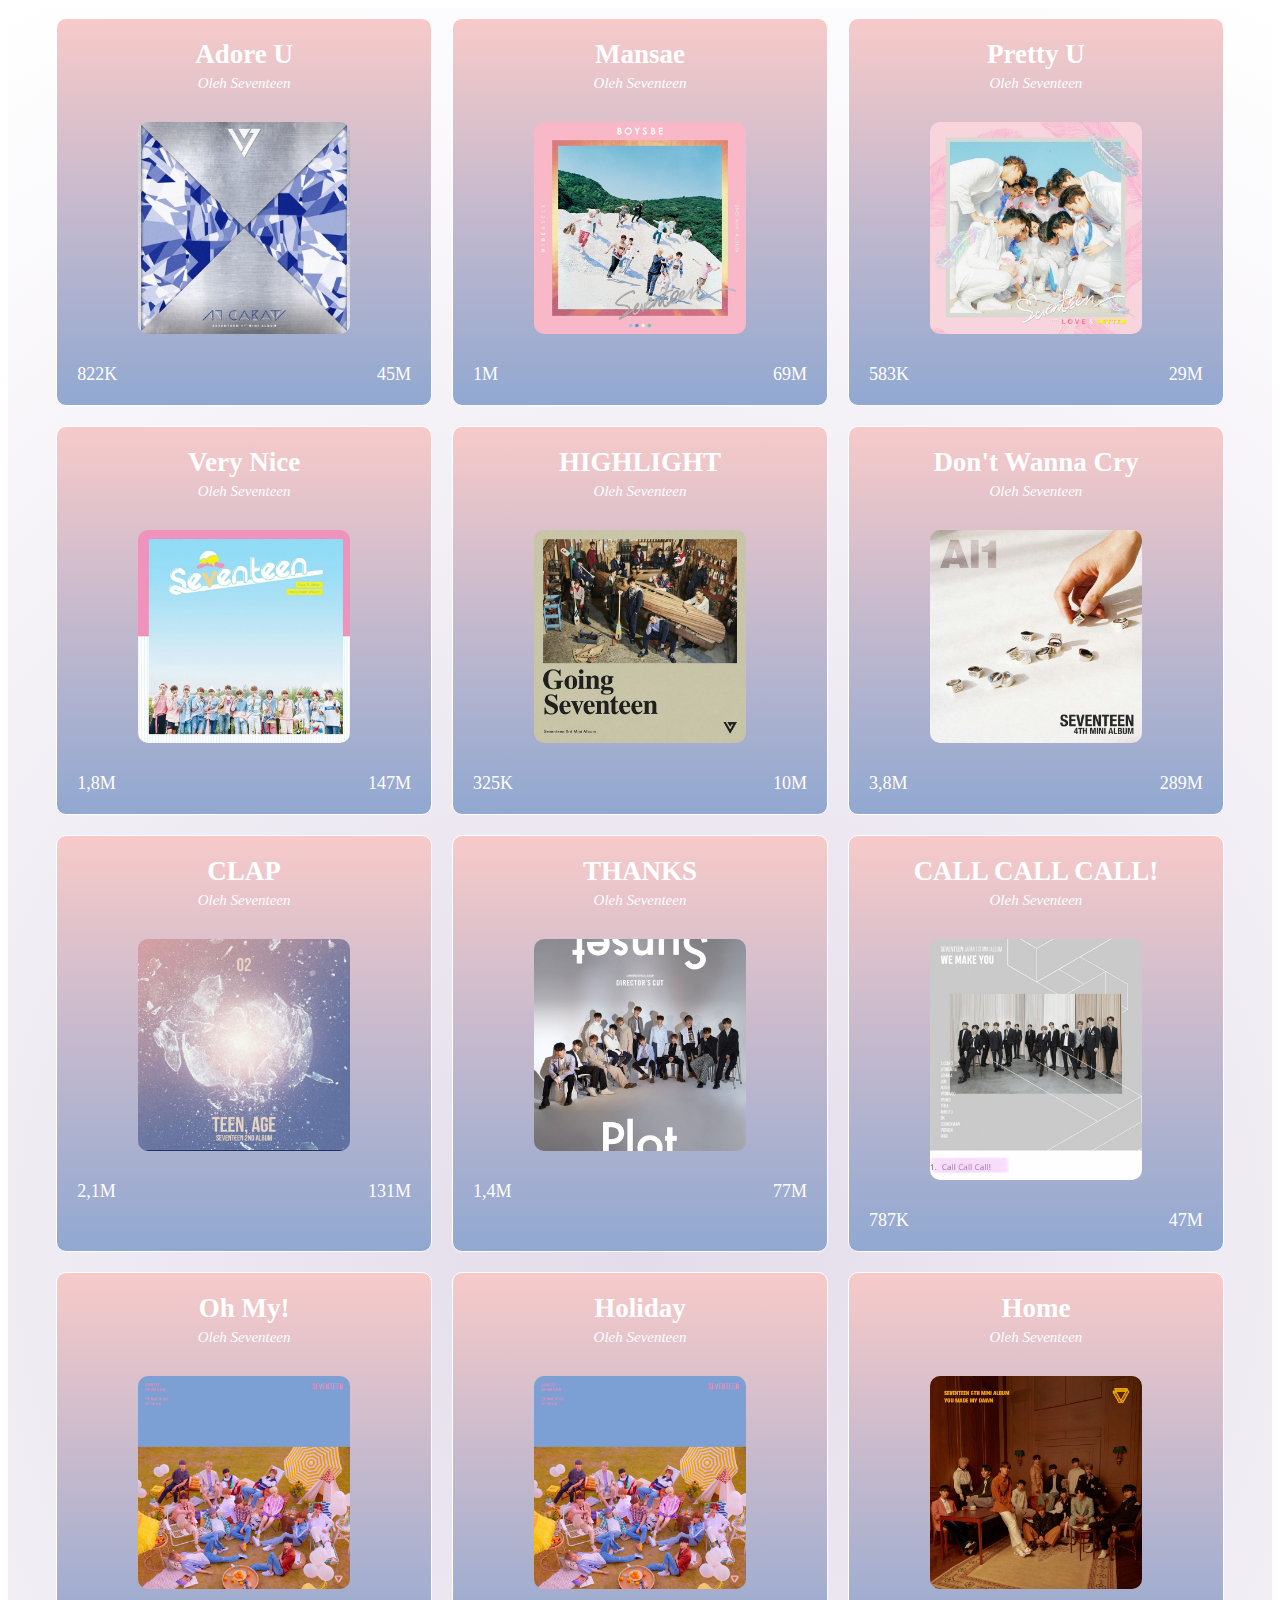
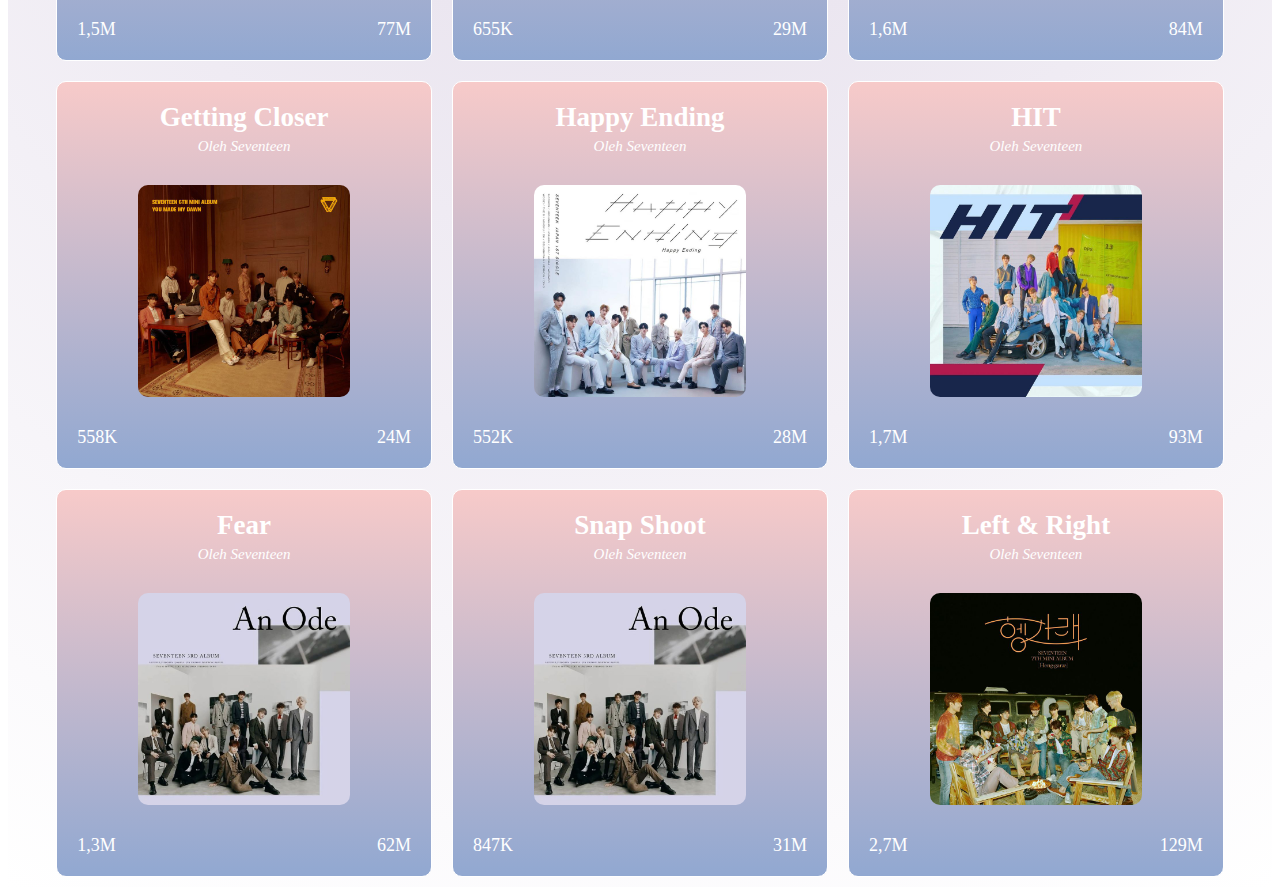
<file: index.html>
<!DOCTYPE html>
<html lang="en">
<head>
    <meta charset="UTF-8">
    <meta name="viewport" content="width=device-width, initial-scale=1.0">
    <title>Lagu Favorit</title>
    <link rel="stylesheet" href="lagu.css">
</head>
<body>
    <div id="container">
        
    </div>


    <script src="lagu.js"></script>
</body>
</html>
</file>
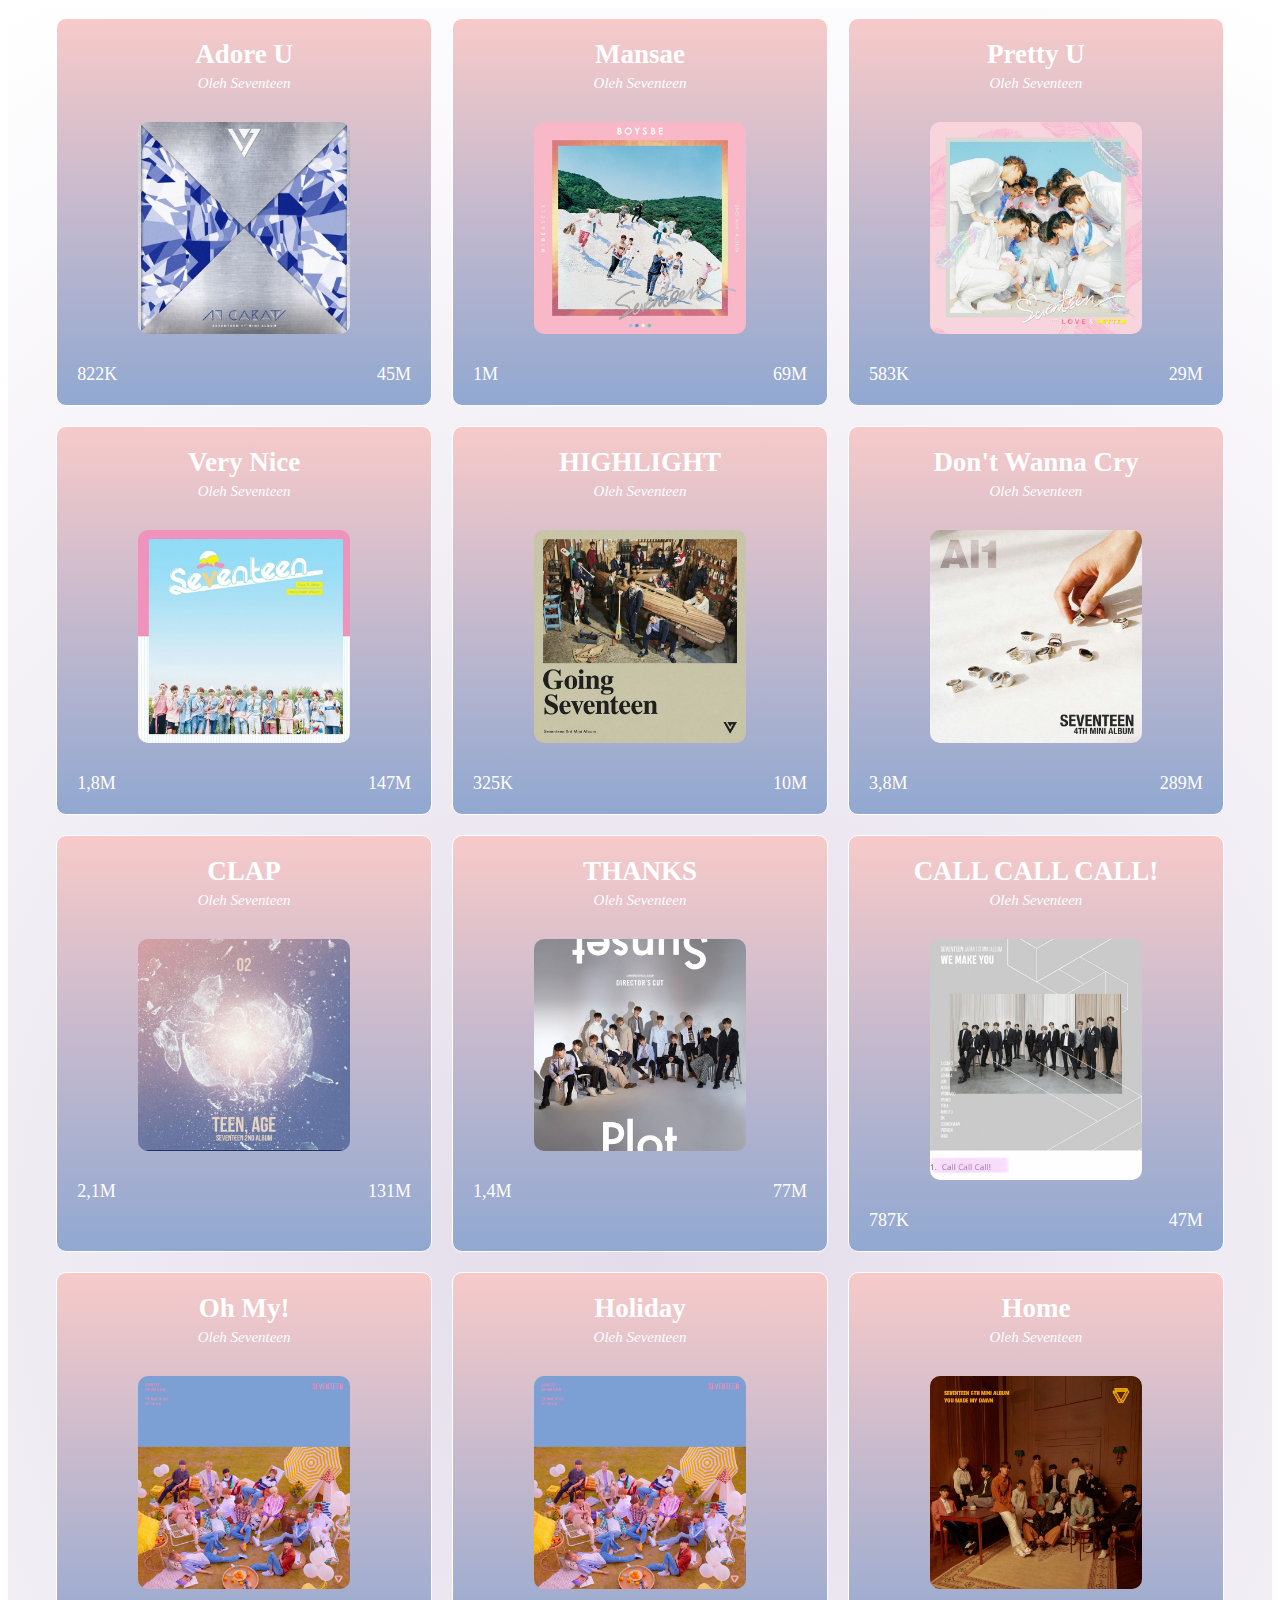
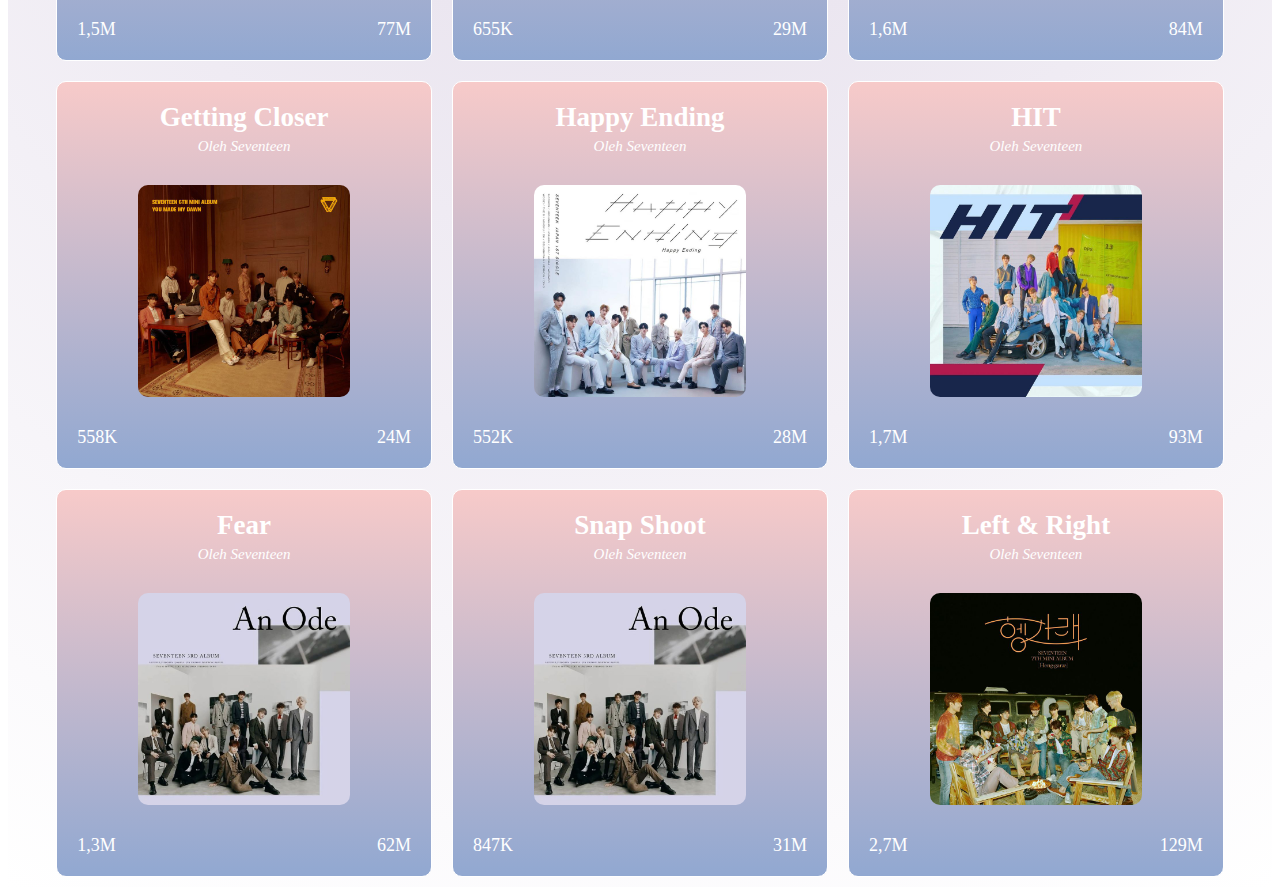
<file: lagu.html>
<!DOCTYPE html>
<html lang="en">
<head>
    <meta charset="UTF-8">
    <meta name="viewport" content="width=device-width, initial-scale=1.0">
    <title>Lagu Favorit</title>
    <link rel="stylesheet" href="lagu.css">
</head>
<body>
    <div id="container">
        
    </div>


    <script src="lagu.js"></script>
</body>
</html>
</file>
<file: lagu.css>
#container{
    display: flex;
    flex-direction: row;
    flex-wrap: wrap;
    justify-content: center;
    font-size: 18px;
    color: white;
    background-image: radial-gradient(circle, #e3dcea, #ffffff);
}

.lagu{
    border-radius: 10px;
    border: solid 1px white;
    width: 28%;
    padding: 10px;
    justify-content: center;
    margin: 10px;
    background-image: linear-gradient(to bottom, rgb(247,202,201), rgb(145,168,209));
}

.lagu h2{
    margin:0;
    justify-self: center;
    padding-top: 10px;
}

.lagu > img{
    display: flex;
    width: 60%;
    margin: 30px auto;
    border-radius: 10px;
}

.by {
    display: flex;
    justify-content: center;
}

.by small{
    text-align: center;
    padding-top: 5px;
}

.bawah{
    display: flex;
    flex-direction: row;
    justify-content: space-between;
}

.kanan{
    display: flex;
    padding-left: 10px;
    padding-bottom: 10px;
}

.kiri{
    display: flex;
    padding-right: 10px;
    padding-bottom: 10px;
}
</file>
